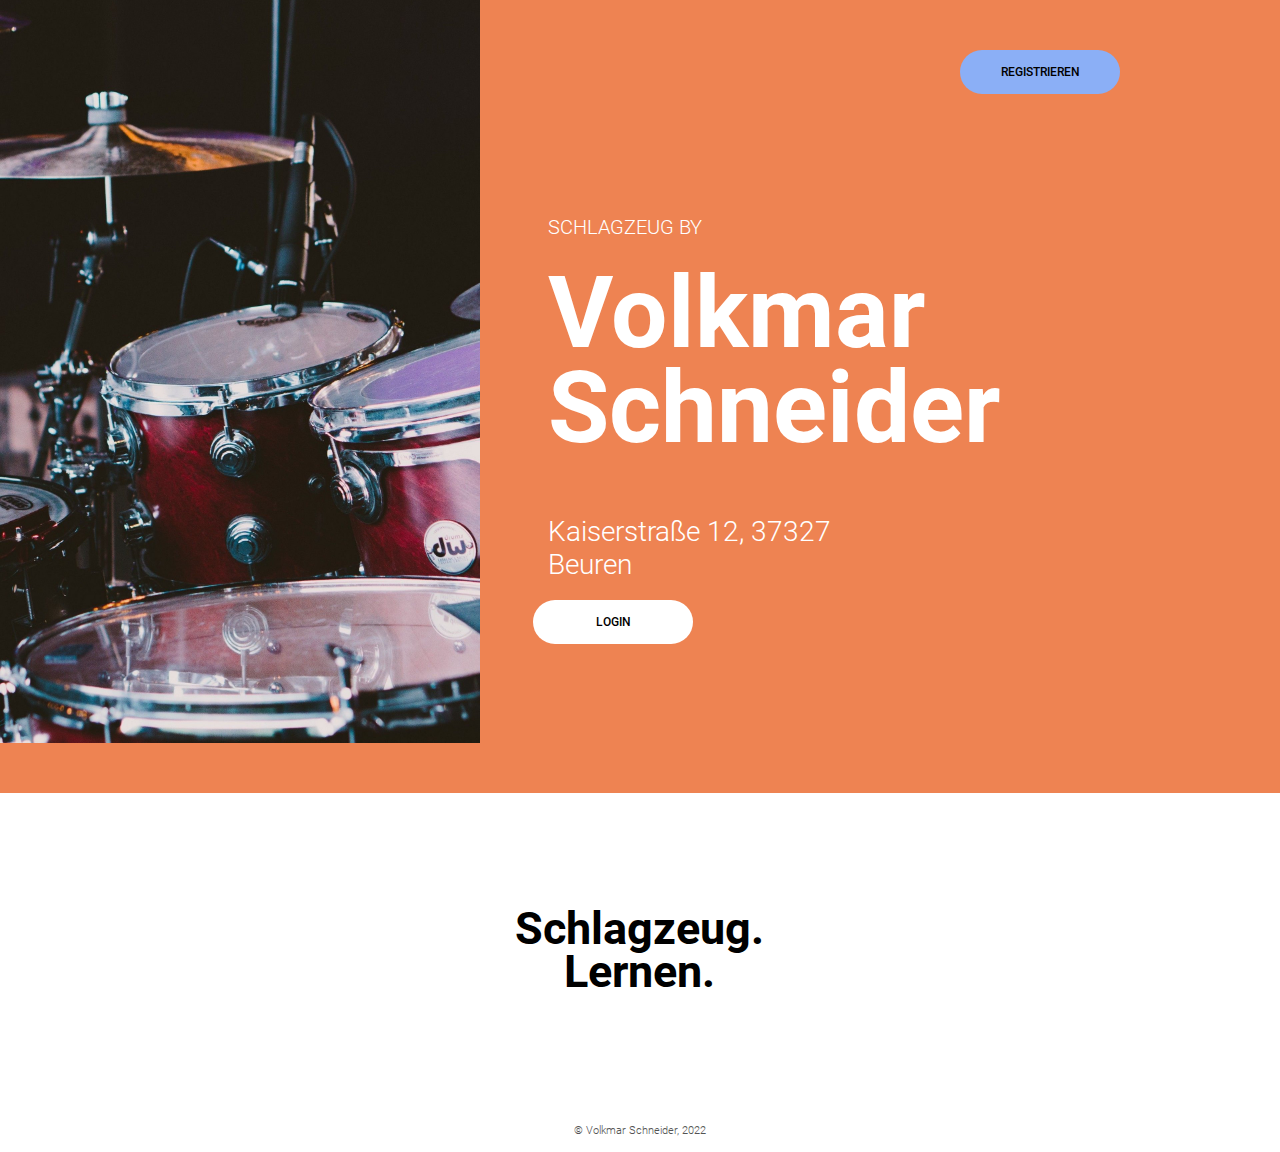
<file: index.html>
<!DOCTYPE html>
<html lang="eng">
<head>
    <meta name="viewport" content="width=device-width, initial-scale=1.0">
    <link rel="stylesheet" href="index.css">
</head>
<body>
    <div class="container col-12 cold-d-12">
        <img src="images/drumsBackground.jpg" alt="Background" class="col-12 col-d-4 drumsImg">
        <div class="row1">
            <div class="col-5 col-t-9 col-d-9 placeholder"></div>
            <a class="buttonlink" href="register.html"><div class="col-5 col-t-2 col-d-15 buttonTwo">REGISTRIEREN</div></a>
            <div class="col-2 col-t-1 col-d-15 placeholder"></div>
        </div>
        <div class="row2">
            <div class="col-3 col-t-2 col-d-5 placeholder"></div>
            <p class="col-6 col-t-8 col-d-2 startLine">SCHLAGZEUG BY</p>
            <div class="col-3 col-t-2 col-d-5 placeholder"></div>
        </div>
        <div class="row3">
            <div class="col-2 col-d-5 placeholder"></div>
            <a href="index.html" class="col-8 col-d-4 logo">Volkmar Schneider</a>
            <div class="col-2 col-d-3 placeholder"></div>
        </div>
        <div class="row4">
            <div class="col-3 col-t-3 col-d-5 placeholder"></div>
            <p class="col-6 col-t-6 col-d-3 adress">Kaiserstraße 12, 37327 Beuren</p>
            <div class="col-3 col-t-3 col-d-4 placeholder"></div>
        </div>
        <div class="row5">
            <div class="col-3 col-t-3 col-d-5 placeholder"></div>
            <a class="buttonlink" href="login.php"><div class="col-6 col-t-2 col-d-15 buttonOne">LOGIN</div></a>
            <div class="col-3 col-t-7 col-d-55 placeholder"></div>
        </div>
    </div>
    <div class="row">
        <div class="col-1 col-t-2 col-d-4 placeholder"></div>
        <div class="col-10 col-t-4 col-d-4 slogan">
            Schlagzeug.<br>
            Lernen.
        </div>
        <div class="col-1 col-t-6 col-d-4 placeholder"></div>
    </div>
    <div class="row">
        <div class="col-1 col-d-4 placeholder"></div>
        <div class="col-10 col-d-4 legal">
            © Volkmar Schneider, 2022
        </div>
        <div class="col-1 col-d-4 placeholder"></div>
    </div>
</body>
</html>
</file>
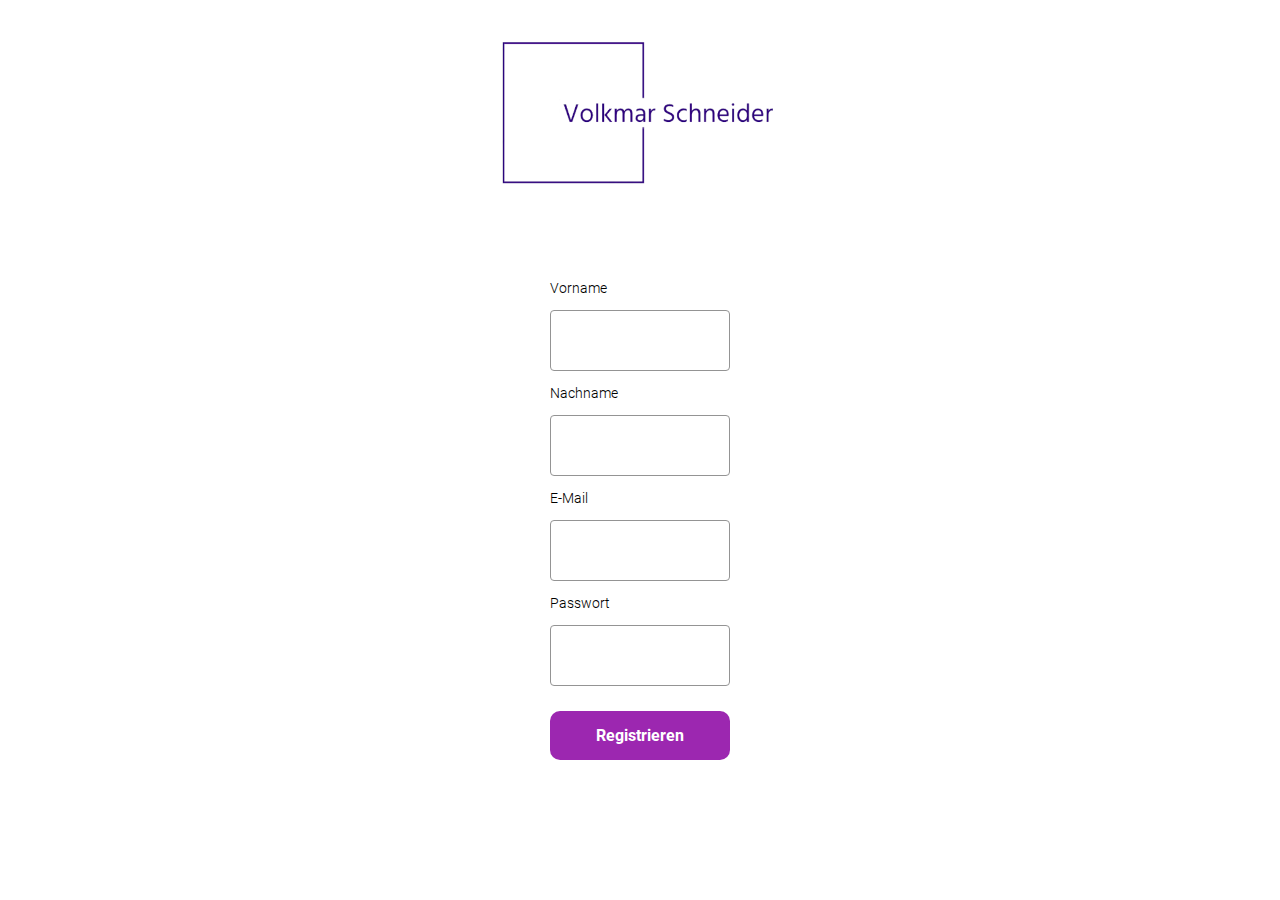
<file: register.html>
<!DOCTYPE html>
<html lang="eng">
<head>
    <meta name="viewport" content="width=device-width, initial-scale=1.0">
    <link rel="stylesheet" href="register.css">
</head>
<body>
    <div class="row">
        <div class="col-1 col-d-4 placeholder"></div>
        <a href="index.html"><img src="logo.png" alt="logo" class="col-10 col-d-4"></a>
        <div class="col-1 col-d-4 placeholder"></div>
    </div>
    <div class="row col-12 col-d-12" style="height: 2px;"></div>

    <div class="row">
        <div class="col-1 col-d-5 placeholder"></div>
        <form class="col-10 col-d-2" action="register.php" method="post">

            <div class="inputVorname">
                <label class="questionnaire"><p>Vorname</p></label>
                <input type="text" name="forname" class="input VornameInput" pattern="[A-Za-z]{1,}">
                <p class="errorVorname">Bitte überprüfen sie ihre Angaben!</p>
            </div>
            <div class="inputNachname">
                <label class="questionnaire"><p>Nachname</p></label>
                <input type="text" name="name" class="input NachnameInput" pattern="[A-Za-z]{1,}">
                <p class="errorNachname">Bitte überprüfen sie ihre Angaben!</p>
            </div>
            <div class="inputEmail">
                <label class="questionnaire"><p>E-Mail</p></label>
                <input type="email" name="email" class="input EmailInput" pattern="[^@\s]+@[^@\s]+\.[^@\s]+">
                <p class="errorEmail">Bitte geben sie eine gültige E-Mail Adresse ein!</p>
            </div>
            <div class="inputPasswort">
                <label class="questionnaire"><p>Passwort</p></label>
                <input type="password" name="password" class="input PasswortInput" pattern=".{6,}">
                <p class="errorPasswort">Passwort muss aus mindestens 6 Zeichen bestehen!</p>
            </div>

            <div style="height: 25px;"></div>

            <input class="submit" type="submit" value="Registrieren">
        </form>
        <div class="col-1 col-d-5 placeholder"></div>
    </div>
</body>
</html>
</file>
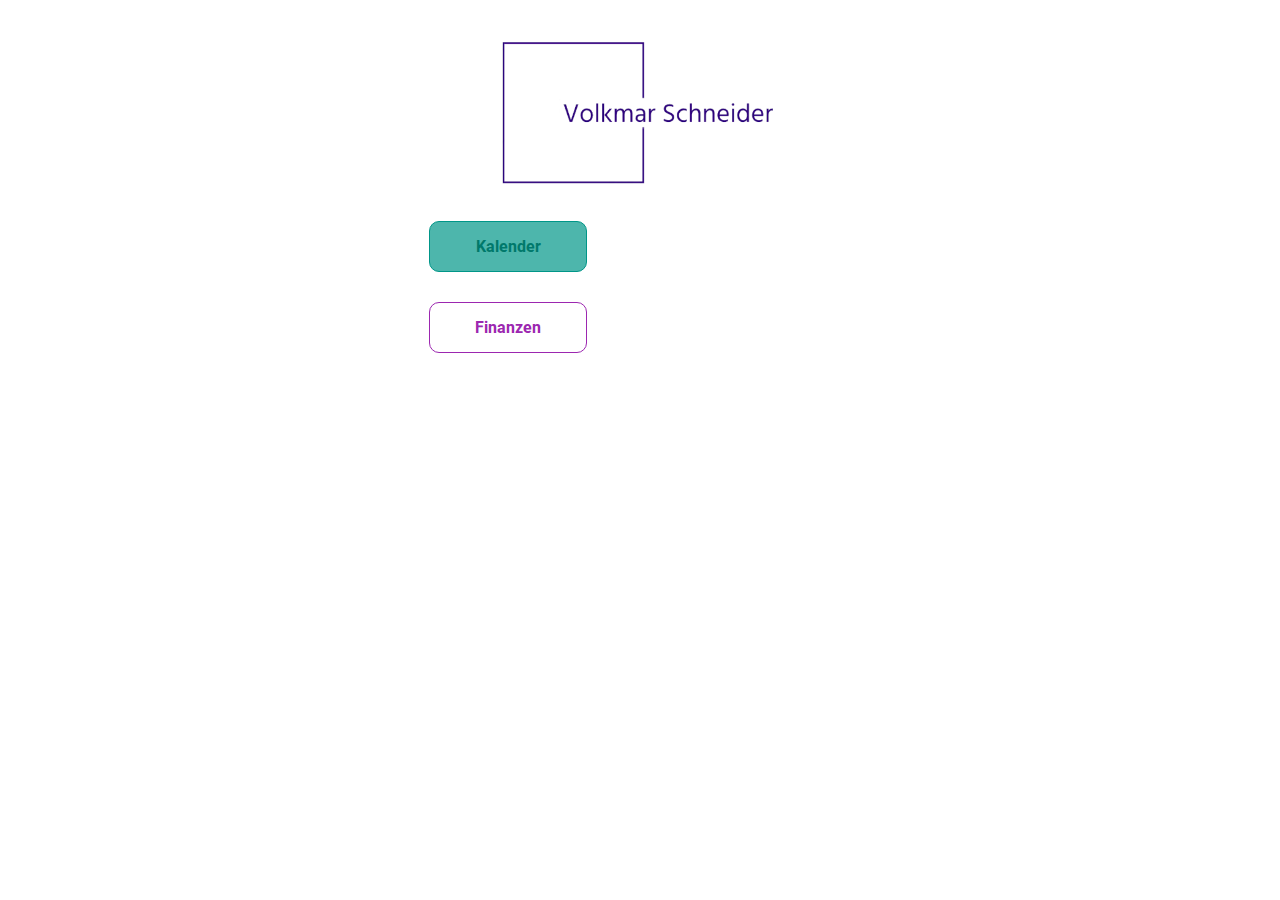
<file: volkmar-schneider.html>
<!DOCTYPE html>
<html lang="eng">
<head>
    <meta name="viewport" content="width=device-width, initial-scale=1.0">
    <link rel="stylesheet" href="volkmar-schneider.css">
</head>
<body>
    <div class="row">
        <div class="col-1 col-d-4 placeholder"></div>
        <a href="index.html"><img src="logo.png" alt="logo" class="col-10 col-d-4 "></a>
        <div class="col-1 col-d-4 placeholder"></div>
    </div>
    <div class="row">
        <div class="col-1 col-d-4 placeholder"></div>
        <div class="col-8 col-d-15 buttonOne">Kalender</div>
        <div class="col-3 col-d-7 placeholder"></div>
    </div>
    <div class="row">
        <div class="col-1 col-d-4 placeholder"></div>
        <div class="col-8 col-d-15 buttonTwo">Finanzen</div>
        <div class="col-3 col-d-7 placeholder"></div>
    </div>
</body>
</html>
</file>
<file: index.css>
@font-face {
    font-family: 'Roboto-Bold';
    src: url('fonts/Roboto-Bold.ttf');
}
@font-face {
    font-family: 'Roboto-Medium';
    src: url('fonts/Roboto-Medium.ttf');
}
@font-face {
    font-family: 'Roboto-Light';
    src: url('fonts/Roboto-Light.ttf');
}

* {
    box-sizing: border-box;
}

[class*="col-"] {
    float: left;
    padding: 15px;
}

.col-0 {width: 0%;}
.col-1 {width: 8.33%;}
.col-2 {width: 16.66%;}
.col-3 {width: 25%;}
.col-4 {width: 33.33%;}
.col-5 {width: 41.66%;}
.col-6 {width: 50%;}
.col-7 {width: 58.33%;}
.col-8 {width: 66.66%;}
.col-9 {width: 75%;}
.col-10 {width: 83.33%;}
.col-11 {width: 91.66%;}
.col-12 {width: 100%;}

@media only screen and (max-width: 649px) {
    .logo {
        color: #FFFFFF;
        font-family: 'Roboto-Bold';
        text-decoration: none;
        font-size: 60px;
        text-align: center;
    }
    .startLine {
        text-align: center;
        font-family: 'Roboto-Light';
        font-size: 20px;
        color: #FFFFFF;
    }
    .adress {
        visibility: hidden;
    }
    .drumsImg {
        visibility: visible;
        min-height: 743px;
        min-width: 480px;
        max-height: 1115px;
        max-width: 720px;
        padding: 0px;
    }
    .slogan {
        margin-top: 100px;
        font-family: 'Roboto-Bold';
        font-size: 45px;
        text-align: center;
        color: #000000;
        line-height: 0.95;
    }
    .buttonOne {
        text-align: center;
        background: #FFFFFF;
        border-radius: 100px;
        font-family: 'Roboto-Medium';
        color: #000000;
    }
    .row2 {
        position: absolute;
        top: 200px;
        width: 100%;
    }
    .row3 {
        position: absolute;
        top: 250px;
        width: 100%;
    }
    .row4 {
        position: absolute;
        top: 0px;
        width: 0%;
    }
    .row5 {
        position: absolute;
        top: 550px;
        width: 100%;
    }
}

@media only screen and (min-width: 650px) {
    .col-t-0 {width: 0%; margin: 0}
    .col-t-05{width: 4.165%; margin: 0;}
    .col-t-1 {width: 8.33%; margin: 0;}
    .col-t-15 {width: 12.5%; margin: 0;}
    .col-t-2 {width: 16.66%; margin: 0;}
    .col-t-3 {width: 25%; margin: 0;}
    .col-t-4 {width: 33.33%; margin: 0;}
    .col-t-5 {width: 41.66%; margin: 0;}
    .col-t-55 {width: 45.833%; margin: 0;}
    .col-t-6 {width: 50%; margin: 0;}
    .col-t-7 {width: 58.33%; margin: 0;}
    .col-t-8 {width: 66.66%; margin: 0;}
    .col-t-9 {width: 75%; margin: 0;}
    .col-t-10 {width: 83.33%; margin: 0;}
    .col-t-11 {width: 91.66%; margin: 0;}
    .col-t-12 {width: 100%; margin: 0;}
    .drumsImg {
        visibility: hidden;
        min-height: 743px;
        min-width: 480px;
        max-height: 1000px;
        max-width: 720px;
        padding: 0px;
    }
    .adress {
        visibility: visible;
        text-align: center;
        font-family: 'Roboto-Medium';
        font-size: 20px;
    }
    .logo {
        color: #000000;
        font-family: 'Roboto-Bold';
        text-decoration: none;
        font-size: 85px;
        text-align: center;
        line-height: 95%;
    }
    .startLine {
        text-align: center;
        font-family: 'Roboto-Light';
        font-size: 20px;
        color: #000000;
    }
    .slogan {
        font-family: 'Roboto-Bold';
        font-size: 45px;
        text-align: center;
        color: #000000;
        line-height: 1;
    }
    .buttonOne {
        text-align: center;
        background: #8BAFF6;
        border-radius: 100px;
        font-family: 'Roboto-Medium';
        color: #000000;
    }
    .row2 {
        position: absolute;
        top: 520px;
        width: 100%;
    }
    .row3 {
        position: absolute;
        top: 570px;
        width: 100%;
    }
    .row4 {
        position: absolute;
        top: 750px;
        width: 100%;
    }
    .row5 {
        position: absolute;
        top: 950px;
        width: 100%;
    }
}

@media only screen and (min-width: 1200px) {
    .col-d-0 {width: 0%; margin: 0}
    .col-d-05{width: 4.165%; margin: 0;}
    .col-d-1 {width: 8.33%; margin: 0;}
    .col-d-15 {width: 12.5%; margin: 0;}
    .col-d-2 {width: 16.66%; margin: 0;}
    .col-d-3 {width: 25%; margin: 0;}
    .col-d-4 {width: 33.33%; margin: 0;}
    .col-d-5 {width: 41.66%; margin: 0;}
    .col-d-55 {width: 45.833%; margin: 0;}
    .col-d-6 {width: 50%; margin: 0;}
    .col-d-7 {width: 58.33%; margin: 0;}
    .col-d-8 {width: 66.66%; margin: 0;}
    .col-d-9 {width: 75%; margin: 0;}
    .col-d-10 {width: 83.33%; margin: 0;}
    .col-d-11 {width: 91.66%; margin: 0;}
    .col-d-12 {width: 100%; margin: 0;}
    .drumsImg {
        visibility: visible;
        min-height: 743px;
        min-width: 480px;
        max-height: 1115px;
        max-width: 720px;
        padding: 0px;
    }
    .container {
        background-color: #EE8352;
        padding-bottom: 50px;
    }
    .logo {
        color: #FFFFFF;
        font-family: 'Roboto-Bold';
        text-decoration: none;
        font-size: 100px;
        text-align: left;
    }
    .startLine {
        text-align: left;
        font-family: 'Roboto-Light';
        font-size: 20px;
        color: #FFFFFF;
    }
    .adress {
        visibility: visible;
        text-align: left;
        font-family: 'Roboto-Light';
        font-size: 28px;
        color: #FFFFFF;
    }
    .slogan {
        margin-top: 100px;
        font-family: 'Roboto-Bold';
        font-size: 45px;
        text-align: center;
        color: #000000;
        line-height: 0.95;
    }
    .buttonOne {
        text-align: center;
        background: #FFFFFF;
        border-radius: 100px;
        font-family: 'Roboto-Medium';
        color: #000000;
    }
    .row2 {
        position: absolute;
        top: 200px;
        width: 100%;
    }
    .row3 {
        position: absolute;
        top: 250px;
        width: 100%;
    }
    .row4 {
        position: absolute;
        top: 500px;
        width: 100%;
    }
    .row5 {
        position: absolute;
        top: 600px;
        width: 100%;
    }

}

.row::after {
    content: "";
    clear: both;
    display: table;
}

.container {
    position: relative;
    padding-left: 0px;
    padding-right: 0px;
    padding-top: 0px;
}

.row1 {
    position: absolute;
    top: 50px;
    width: 100%;
}

.buttonTwo {
    text-align: center;
    background: #8BAFF6;
    border-radius: 100px;
    font-family: 'Roboto-Medium';
    color: #000000;
}

.buttonTwo:hover {
    background: #C7DBFC;
}

.buttonOne:active {
    background: #4DB6AC;
}

.buttonTwo:active {
    background: #BA68C8;
}

.buttonlink {
    font-size: 12px;
    text-decoration: none;
}

.legal {
    margin-top: 100px;
    font-family: 'Roboto-Light';
    font-size: 11px;
    text-align: center;
    color: #535353;
}

body {
    margin: 0px;
}
</file>
<file: register.css>
@font-face {
    font-family: 'Roboto-Bold';
    src: url('fonts/Roboto-Bold.ttf');
}
@font-face {
    font-family: 'Roboto-Light';
    src: url('fonts/Roboto-Light.ttf');
}

* {
    box-sizing: border-box;
}

[class*="col-"] {
    float: left;
    padding: 15px;
}

.col-0 {width: 0%;}
.col-1 {width: 8.33%;}
.col-2 {width: 16.66%;}
.col-3 {width: 25%;}
.col-4 {width: 33.33%;}
.col-5 {width: 41.66%;}
.col-6 {width: 50%;}
.col-7 {width: 58.33%;}
.col-8 {width: 66.66%;}
.col-9 {width: 75%;}
.col-10 {width: 83.33%;}
.col-11 {width: 91.66%;}
.col-12 {width: 100%;}

@media only screen and (min-width: 600px) {
    .col-d-0 {width: 0%; margin: 0}
    .col-d-05{width: 4.165%; margin: 0;}
    .col-d-1 {width: 8.33%; margin: 0;}
    .col-d-2 {width: 16.66%; margin: 0;}
    .col-d-3 {width: 25%; margin: 0;}
    .col-d-4 {width: 33.33%; margin: 0;}
    .col-d-5 {width: 41.66%; margin: 0;}
    .col-d-6 {width: 50%; margin: 0;}
    .col-d-7 {width: 58.33%; margin: 0;}
    .col-d-8 {width: 66.66%; margin: 0;}
    .col-d-9 {width: 75%; margin: 0;}
    .col-d-10 {width: 83.33%; margin: 0;}
    .col-d-11 {width: 91.66%; margin: 0;}
    .col-d-12 {width: 100%; margin: 0;}
}

.row::after {
    content: "";
    clear: both;
    display: table;
}

.questionnaire {
    font-family: 'Roboto-Light';
    font-size: 14px;
}

.input {
    width: 100%;
    padding: 20px 12px;
    border: 1px solid #949494;
    border-radius: 4px;
    font-size: 16px;
    font-family: 'Roboto-Light';
}

.input:hover {
    border: 2px solid #767676;
}

.input:focus {
    outline: none !important;
    border: 2px solid #9C27B0;
    caret-color: #4A148C;
    color: #9C27B0;
}

[class*="error"] {
    font-family: 'Roboto-Light';
    font-size: 0px;
    color: #EE0004;
}

.VornameInput:invalid{
    color:red;
    border: 2px solid #EE0004;
}
.VornameInput:invalid + .errorVorname{
    font-size: 11px;
}

.NachnameInput:invalid{
    color:red;
    border: 2px solid #EE0004;
}
.NachnameInput:invalid + .errorNachname{
    font-size: 11px;
}

.EmailInput:invalid{
    color:red;
    border: 2px solid #EE0004;
}
.EmailInput:invalid + .errorEmail{
    font-size: 11px;
}

.PasswortInput:invalid{
    color:red;
    border: 2px solid #EE0004;
}
.PasswortInput:invalid + .errorPasswort{
    font-size: 11px;
}

.submit {
    width: 100%;
    text-align: center;
    color: #ffffff;
    background: #9C27B0;
    border: 0px;
    border-radius: 10px;
    text-decoration: none;
    font-family: 'Roboto-Bold';
    font-size: 16px;
    padding: 15px;
}

.submit:hover {
    background: #4A148C;
}

.submit:active {
    background: #BA68C8;
}
</file>
<file: volkmar-schneider.css>
@font-face {
    font-family: 'Roboto-Bold';
    src: url('fonts/Roboto-Bold.ttf');
}
@font-face {
    font-family: 'Roboto-Light';
    src: url('fonts/Roboto-Light.ttf');
}

* {
    box-sizing: border-box;
}

[class*="col-"] {
    float: left;
    padding: 15px;
}

.col-0 {width: 0%;}
.col-1 {width: 8.33%;}
.col-2 {width: 16.66%;}
.col-3 {width: 25%;}
.col-4 {width: 33.33%;}
.col-5 {width: 41.66%;}
.col-6 {width: 50%;}
.col-7 {width: 58.33%;}
.col-8 {width: 66.66%;}
.col-9 {width: 75%;}
.col-10 {width: 83.33%;}
.col-11 {width: 91.66%;}
.col-12 {width: 100%;}

@media only screen and (min-width: 600px) {
    .col-d-0 {width: 0%; margin: 0}
    .col-d-05{width: 4.165%; margin: 0;}
    .col-d-1 {width: 8.33%; margin: 0;}
    .col-d-15 {width: 12.5%; margin: 0;}
    .col-d-2 {width: 16.66%; margin: 0;}
    .col-d-3 {width: 25%; margin: 0;}
    .col-d-4 {width: 33.33%; margin: 0;}
    .col-d-5 {width: 41.66%; margin: 0;}
    .col-d-6 {width: 50%; margin: 0;}
    .col-d-7 {width: 58.33%; margin: 0;}
    .col-d-8 {width: 66.66%; margin: 0;}
    .col-d-9 {width: 75%; margin: 0;}
    .col-d-10 {width: 83.33%; margin: 0;}
    .col-d-11 {width: 91.66%; margin: 0;}
    .col-d-12 {width: 100%; margin: 0;}
}

.row::after {
    content: "";
    clear: both;
    display: table;
}

.buttonOne {
    text-align: center;
    background: #4DB6AC;
    border: 1px solid #009688;
    border-radius: 10px;
    color: #00796B;
    font-family: 'Roboto-Bold';
    font-size: 16px;
}
.buttonTwo {
    text-align: center;
    border: 1px solid #9C27B0;
    border-radius: 10px;
    color: #9C27B0;
    font-family: 'Roboto-Bold';
    font-size: 16px;
}

.buttonOne:hover {
    background: #B2DFDB;
}

.buttonTwo:hover {
    background: #E1BEE7;
}
</file>
